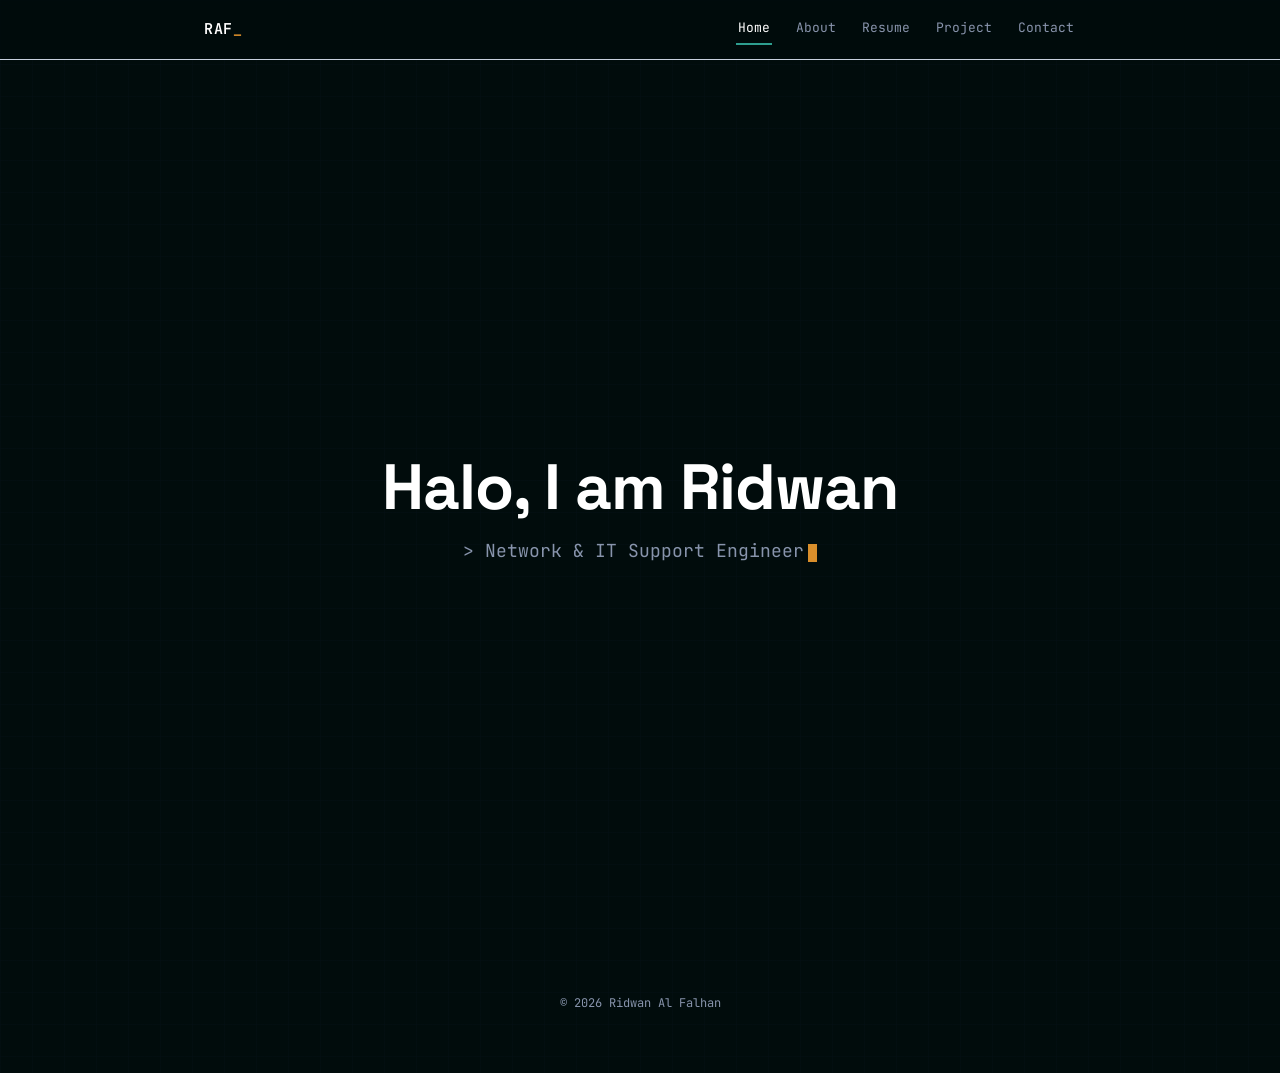
<file: index.html>
<!DOCTYPE html>
<html lang="id">

<head>
  <meta charset="UTF-8">
  <meta name="viewport" content="width=device-width, initial-scale=1.0">
  <title>Ridwan Al Falhan — Network &amp; IT Support Engineer</title>
  <link rel="preconnect" href="https://fonts.googleapis.com">
  <link rel="preconnect" href="https://fonts.gstatic.com" crossorigin>
  <link
    href="https://fonts.googleapis.com/css2?family=Space+Grotesk:wght@400;500;600;700&family=Inter:wght@400;500;600&family=JetBrains+Mono:wght@400;500;600&display=swap"
    rel="stylesheet">
  <link rel="stylesheet" href="style.css">
</head>

<body>

  <header class="nav">
    <div class="nav-inner">
      <div class="logo"><a href="index.html">RAF<span>_</span></a></div>
      <nav class="links">
        <a href="index.html" class="active">Home</a>
        <a href="index-2.html">About</a>
        <a href="index-3.html">Resume</a>
        <a href="index-5.html">Project</a>
        <a href="index-4.html">Contact</a>
      </nav>
    </div>
  </header>



  <main>
    <div class="wrap hero-full">
      <h1>Halo, I am Ridwan</h1>
      <div class="role"> &gt; Network &amp; IT Support Engineer<span class="cursor"></span> </div>
    </div>
    <style>
      .hero-full {
        min-height: 100vh;
        display: flex;
        flex-direction: column;
        justify-content: center;
        align-items: center;
        text-align: center;
      }
    </style>
    <!-- <p class="tagline">Lulusan Informatika ITENAS Bandung, terbiasa menyelesaikan gangguan jaringan dan perangkat dari akar masalah sampai tiket ditutup — dari kabel LAN, access point, sampai eskalasi layanan pelanggan.</p>

  <div class="statusbar">
    <div class="cell"><div class="k">Lokasi</div><div class="v">Bandung, ID</div></div>
    <div class="cell"><div class="k">Pendidikan</div><div class="v">S1 Informatika</div></div>
    <div class="cell"><div class="k">IPK</div><div class="v">3.42 / 4.00</div></div>
    <div class="cell"><div class="k">Ketersediaan</div><div class="v up">Terbuka untuk kerja</div></div>
  </div>

  <div class="endpoints">
    <a class="endpoint" href="index-2.html">
      <div class="addr">/About</div>
      <div class="label">Profil &amp; Pengalaman</div>
      <div class="desc">Riwayat kerja, pendidikan, skills</div>
    </a>
    <a class="endpoint" href="index-5.html">
      <div class="addr">/Project</div>
      <div class="label">Project &amp; Local LAB</div>
      <div class="desc">Eksperimen &amp; praktik jaringan</div>
    </a>
    <a class="endpoint" href="index-4.html">
      <div class="addr">/Contact</div>
      <div class="label">Hubungi Saya</div>
      <div class="desc">Email &amp; telepon</div>
    </a>
  </div> -->
  </main>

  <footer>© 2026 Ridwan Al Falhan</footer>

</body>

</html>
</file>
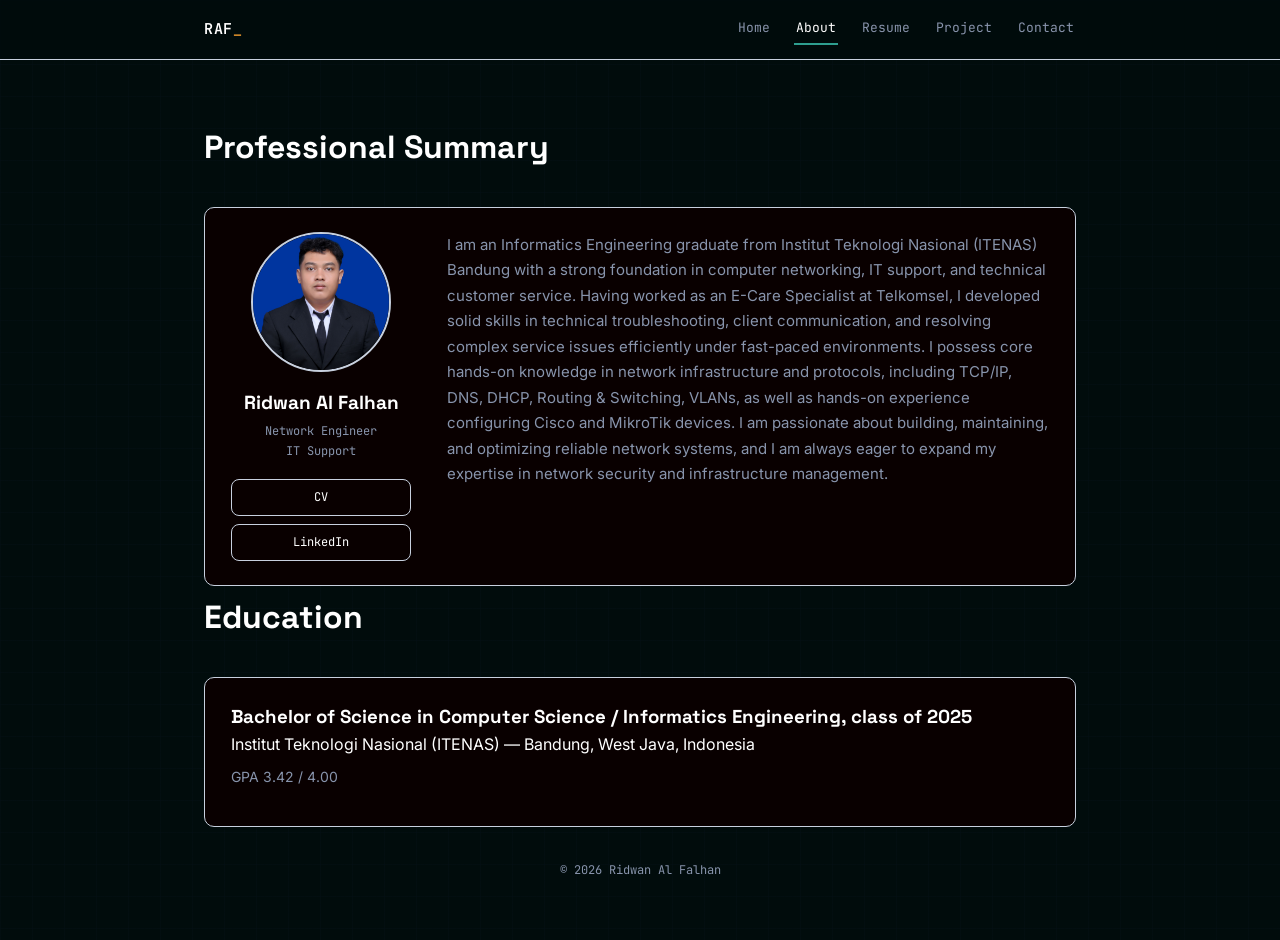
<file: index-2.html>
<!DOCTYPE html>
<html lang="id">
<head>
<meta charset="UTF-8">
<meta name="viewport" content="width=device-width, initial-scale=1.0">
<title>About — Ridwan Al Falhan</title>
<link rel="preconnect" href="https://fonts.googleapis.com">
<link rel="preconnect" href="https://fonts.gstatic.com" crossorigin>
<link href="https://fonts.googleapis.com/css2?family=Space+Grotesk:wght@400;500;600;700&family=Inter:wght@400;500;600&family=JetBrains+Mono:wght@400;500;600&display=swap" rel="stylesheet">
<link rel="stylesheet" href="style.css">
</head>
<body>
 
<header class="nav">
  <div class="nav-inner">
    <div class="logo"><a href="index.html">RAF<span>_</span></a></div>
    <nav class="links">
      <a href="index.html">Home</a>
      <a href="index-2.html" class="active">About</a>
      <a href="index-3.html">Resume</a>
      <a href="index-5.html">Project</a>
      <a href="index-4.html">Contact</a>
    </nav>
  </div>
</header>
 
<main>
 
<section id="profil" class="wrap" style="padding-top:56px;">
  <div class="sec-head">
    <h2>Professional Summary</h2>
  </div>
  <div class="card profile-card">
    <div class="profile-flex">
      <div class="profile-side">
        <img src="Foto-Ridwan.jpg" alt="Foto Ridwan Al Falhan" class="profile-photo">
        <h3 class="profile-name">Ridwan Al Falhan</h3>
        <p class="profile-role">Network Engineer<br>IT Support</p>

        <div class="profile-links">
          <a href="https://drive.google.com/file/d/1ET7ockBI0ld-u4wh49u3IBB1zBMZTF1q/view?usp=sharing" target="_blank" class="profile-btn">CV</a>
          <a href="https://www.linkedin.com/in/ridwan-alfalhan/" target="_blank" class="profile-btn">LinkedIn</a>
          <!-- <a href="https://github.com/username-kamu" target="_blank" class="profile-btn">GitHub</a> -->
        </div>
      </div>

      <p class="profile-bio">I am an Informatics Engineering graduate from Institut Teknologi Nasional (ITENAS) Bandung with a strong foundation in computer networking, IT support, and technical customer service.
Having worked as an E-Care Specialist at Telkomsel, I developed solid skills in technical troubleshooting, client communication, and resolving complex service issues efficiently under fast-paced environments.
I possess core hands-on knowledge in network infrastructure and protocols, including TCP/IP, DNS, DHCP, Routing & Switching, VLANs, as well as hands-on experience configuring Cisco and MikroTik devices. I am passionate about building, maintaining, and optimizing reliable network systems, and I am always eager to expand my expertise in network security and infrastructure management.</p>
    </div>
  </div>
</section>
 
 
 
<section id="pendidikan" class="wrap">
  <div class="sec-head">
    <h2>Education</h2>
  </div>
  <div class="card edu-card">
    <!-- <div class="edu-stamp"><span class="yr">2025</span>lulus</div> -->
    <div>
      <h3>Bachelor of Science in Computer Science / Informatics Engineering, class of 2025</h3>
      <div class="place-date">Institut Teknologi Nasional (ITENAS) — Bandung, West Java, Indonesia </div>
      <p style="color:var(--ink-soft); font-size:14px; margin-top:8px;">GPA 3.42 / 4.00</p>
    </div>
  </div>
</section>
 

 
</main>
 
<footer>© 2026 Ridwan Al Falhan</footer>
 
<script>
  const hops = document.querySelectorAll('.hop');
  const io = new IntersectionObserver((entries)=>{
    entries.forEach(e=>{
      if(e.isIntersecting){ e.target.classList.add('in'); io.unobserve(e.target); }
    });
  }, {threshold:0.2});
  hops.forEach(h=>io.observe(h));
 
  if (window.matchMedia('(prefers-reduced-motion: reduce)').matches) {
    hops.forEach(h=>h.classList.add('in'));
  }
</script>
 
</body>
</html>
</file>
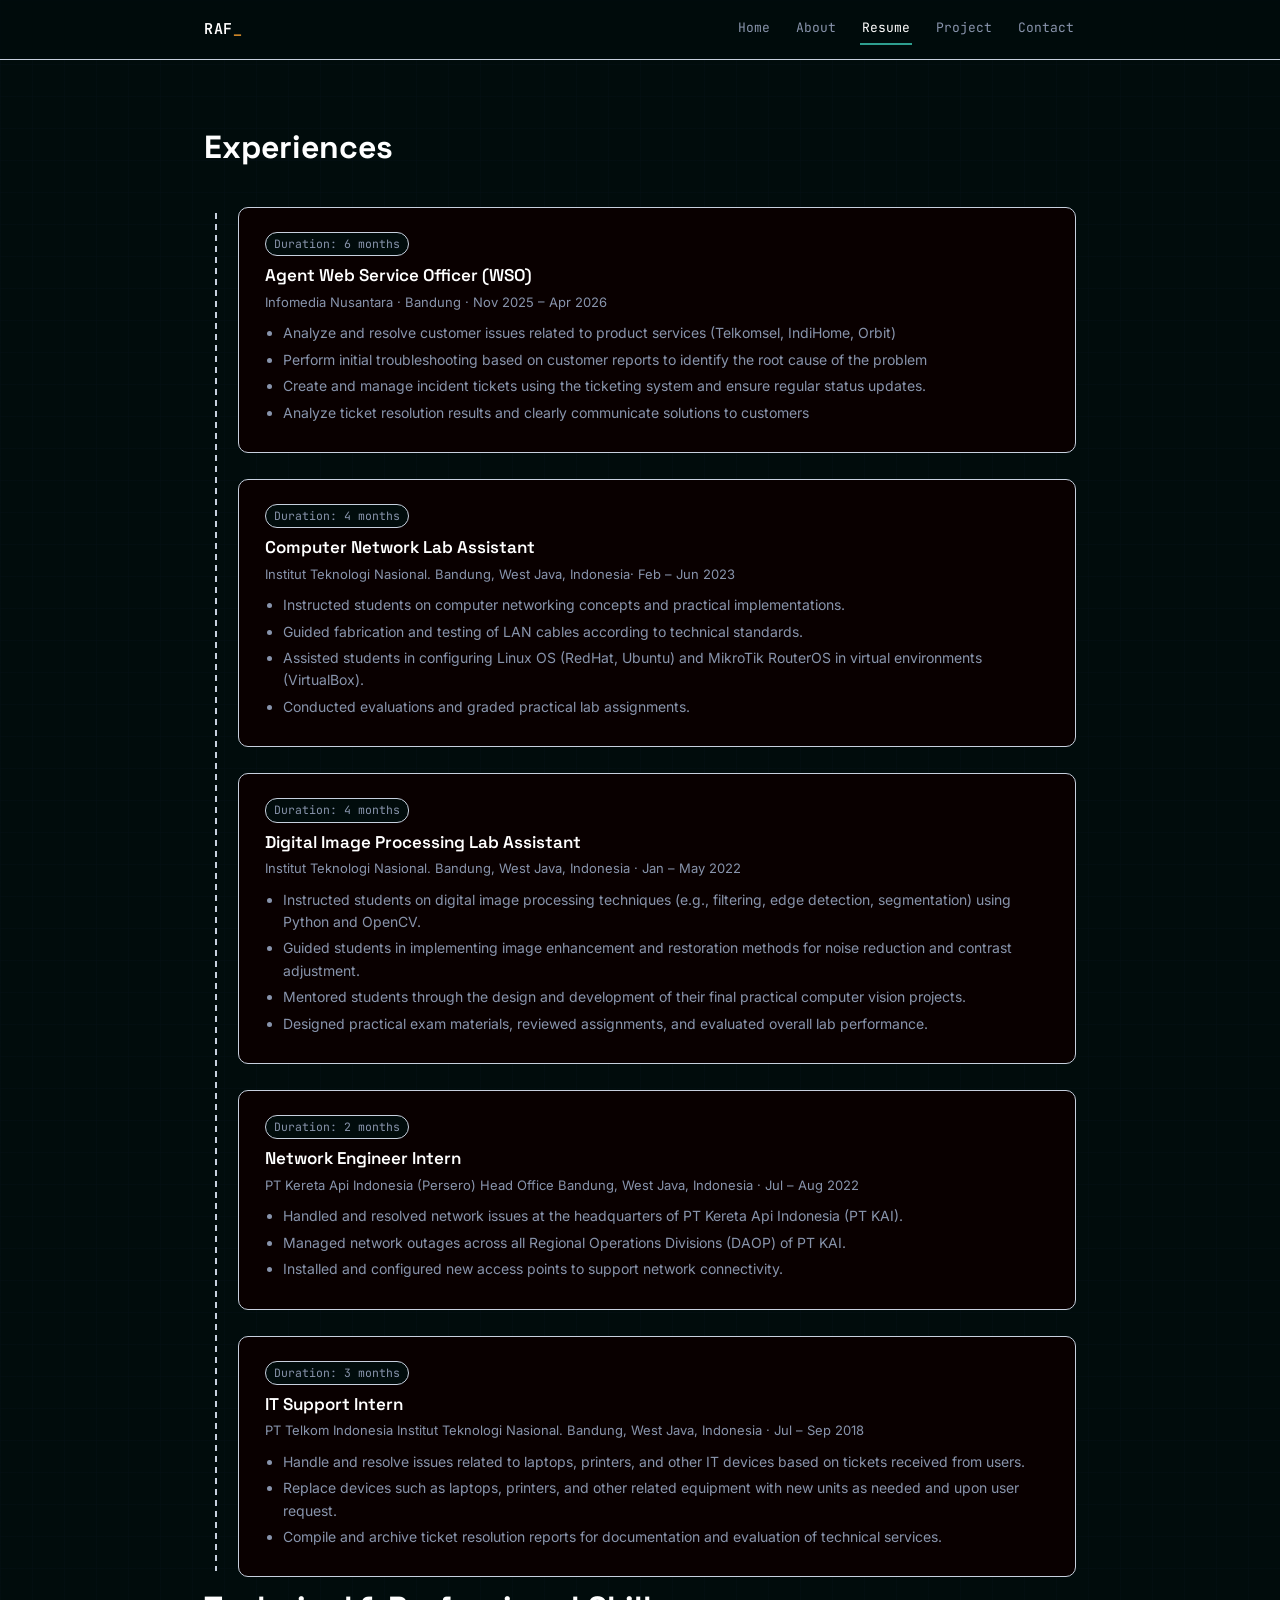
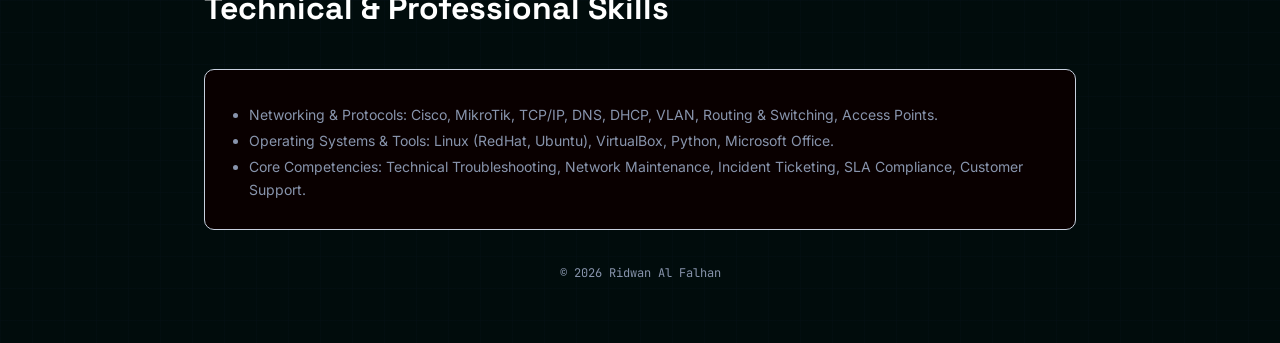
<file: index-3.html>
<!DOCTYPE html>
<html lang="id">
<head>
<meta charset="UTF-8">
<meta name="viewport" content="width=device-width, initial-scale=1.0">
<title>Resume — Ridwan Al Falhan</title>
<link rel="preconnect" href="https://fonts.googleapis.com">
<link rel="preconnect" href="https://fonts.gstatic.com" crossorigin>
<link href="https://fonts.googleapis.com/css2?family=Space+Grotesk:wght@400;500;600;700&family=Inter:wght@400;500;600&family=JetBrains+Mono:wght@400;500;600&display=swap" rel="stylesheet">
<link rel="stylesheet" href="style.css">
</head>
<body>

<header class="nav">
  <div class="nav-inner">
    <div class="logo"><a href="index.html">RAF<span>_</span></a></div>
    <nav class="links">
      <a href="index.html">Home</a>
      <a href="index-2.html">About</a>
      <a href="index-3.html" class="active">Resume</a>
      <a href="index-5.html">Project</a>
      <a href="index-4.html">Contact</a>
    </nav>
  </div>
</header>

<main>

<section id="pengalaman" class="wrap" style="padding-top:56px;">
  <div class="sec-head">
    <!-- <div class="tag">Pengalaman</div> -->
    <h2>Experiences</h2>
  </div>

  <!-- <div class="trace-legend">traceroute pengalaman.kerja &mdash; 4 hops</div> -->

  <div class="hops">

    <div class="hop current">
      <!-- <div class="hop-dot"></div> -->
      <div class="card">
        <div class="hop-head">
          <span class="hop-rtt">Duration: 6 months </span>
        </div>
        <h3>Agent Web Service Officer (WSO)</h3>
        <div class="place-date">Infomedia Nusantara · Bandung · Nov 2025 – Apr 2026</div>
        <ul>
          <li>Analyze and resolve customer issues related to product services (Telkomsel, IndiHome, Orbit)</li>
          <li>Perform initial troubleshooting based on customer reports to identify the root cause of the problem</li>
          <li>Create and manage incident tickets using the ticketing system and ensure regular status updates.</li>
          <li>Analyze ticket resolution results and clearly communicate solutions to customers</li>
        </ul>
      </div>
    </div>

    <div class="hop">
      <!-- <div class="hop-dot"></div> -->
      <div class="card">
        <div class="hop-head">
          <span class="hop-rtt">Duration: 4 months</span>
        </div>
        <h3>Computer Network Lab Assistant</h3>
        <div class="place-date"> Institut Teknologi Nasional. Bandung, West Java, Indonesia· Feb – Jun 2023</div>
        <ul>
          <li>Instructed students on computer networking concepts and practical implementations.</li>
          <li>Guided fabrication and testing of LAN cables according to technical standards.</li>
          <li>Assisted students in configuring Linux OS (RedHat, Ubuntu) and MikroTik RouterOS in virtual environments (VirtualBox).</li>
          <li>Conducted evaluations and graded practical lab assignments.</li>
        </ul>
      </div>
    </div>

    <div class="hop">
      <!-- <div class="hop-dot"></div> -->
      <div class="card">
        <div class="hop-head">
          <span class="hop-rtt">Duration: 4 months</span>
        </div>
        <h3>Digital Image Processing Lab Assistant</h3>
        <div class="place-date"> Institut Teknologi Nasional. Bandung, West Java, Indonesia · Jan – May 2022</div>
        <ul>
          <li>Instructed students on digital image processing techniques (e.g., filtering, edge detection, segmentation) using Python and OpenCV.</li>
          <li>Guided students in implementing image enhancement and restoration methods for noise reduction and contrast adjustment. </li>
          <li>Mentored students through the design and development of their final practical computer vision projects.</li>
          <li>Designed practical exam materials, reviewed assignments, and evaluated overall lab performance.</li>
        </ul>
      </div>
    </div>

     <div class="hop">
      <!-- <div class="hop-dot"></div> -->
      <div class="card">
        <div class="hop-head">
          <span class="hop-rtt">Duration: 2 months</span>
        </div>
        <h3>Network Engineer Intern</h3>
        <div class="place-date">PT Kereta Api Indonesia (Persero) Head Office Bandung, West Java, Indonesia  · Jul – Aug 2022</div>
        <ul>
          <li>Handled and resolved network issues at the headquarters of PT Kereta Api Indonesia (PT KAI).</li>
          <li>Managed network outages across all Regional Operations Divisions (DAOP) of PT KAI.</li>
          <li>Installed and configured new access points to support network connectivity.</li>
        </ul>
      </div>
    </div>

    <div class="hop">
      <!-- <div class="hop-dot"></div> -->
      <div class="card">
        <div class="hop-head">
          <span class="hop-rtt">Duration: 3 months</span>
        </div>
        <h3>IT Support Intern</h3>
        <div class="place-date">PT Telkom Indonesia  Institut Teknologi Nasional. Bandung, West Java, Indonesia · Jul – Sep 2018</div>
        <ul>
          <li>Handle and resolve issues related to laptops, printers, and other IT devices based on tickets received from users.</li>
          <li>Replace devices such as laptops, printers, and other related equipment with new units as needed and upon user request.</li>
          <li>Compile and archive ticket resolution reports for documentation and evaluation of technical services.</li>
        </ul>
      </div>
    </div>
  </div>
</section>


<section id="skills" class="wrap">
  <div class="sec-head">
    <!-- <div class="tag">Skills</div> -->
    <h2>Technical & Professional Skills </h2>
  </div>
  <div class="hop">
      <!-- <div class="hop-dot"></div> -->
      <div class="card">
        <!-- <h3>Computer Network Lab Assistant</h3>
        <div class="place-date">Institut Teknologi Nasional · Bandung · Feb – Jun 2023</div> -->
        <ul>
          <li>Networking & Protocols: Cisco, MikroTik, TCP/IP, DNS, DHCP, VLAN, Routing & Switching, Access Points.</li>
          <li>Operating Systems & Tools: Linux (RedHat, Ubuntu), VirtualBox, Python, Microsoft Office.</li>
          <li>Core Competencies: Technical Troubleshooting, Network Maintenance, Incident Ticketing, SLA Compliance, Customer Support.</li>
        </ul>
      </div>
    </div>
</section>

</main>

<footer>© 2026 Ridwan Al Falhan</footer>

<script>
  const hops = document.querySelectorAll('.hop');
  const io = new IntersectionObserver((entries)=>{
    entries.forEach(e=>{
      if(e.isIntersecting){ e.target.classList.add('in'); io.unobserve(e.target); }
    });
  }, {threshold:0.2});
  hops.forEach(h=>io.observe(h));

  if (window.matchMedia('(prefers-reduced-motion: reduce)').matches) {
    hops.forEach(h=>h.classList.add('in'));
  }
</script>

</body>
</html>
</file>
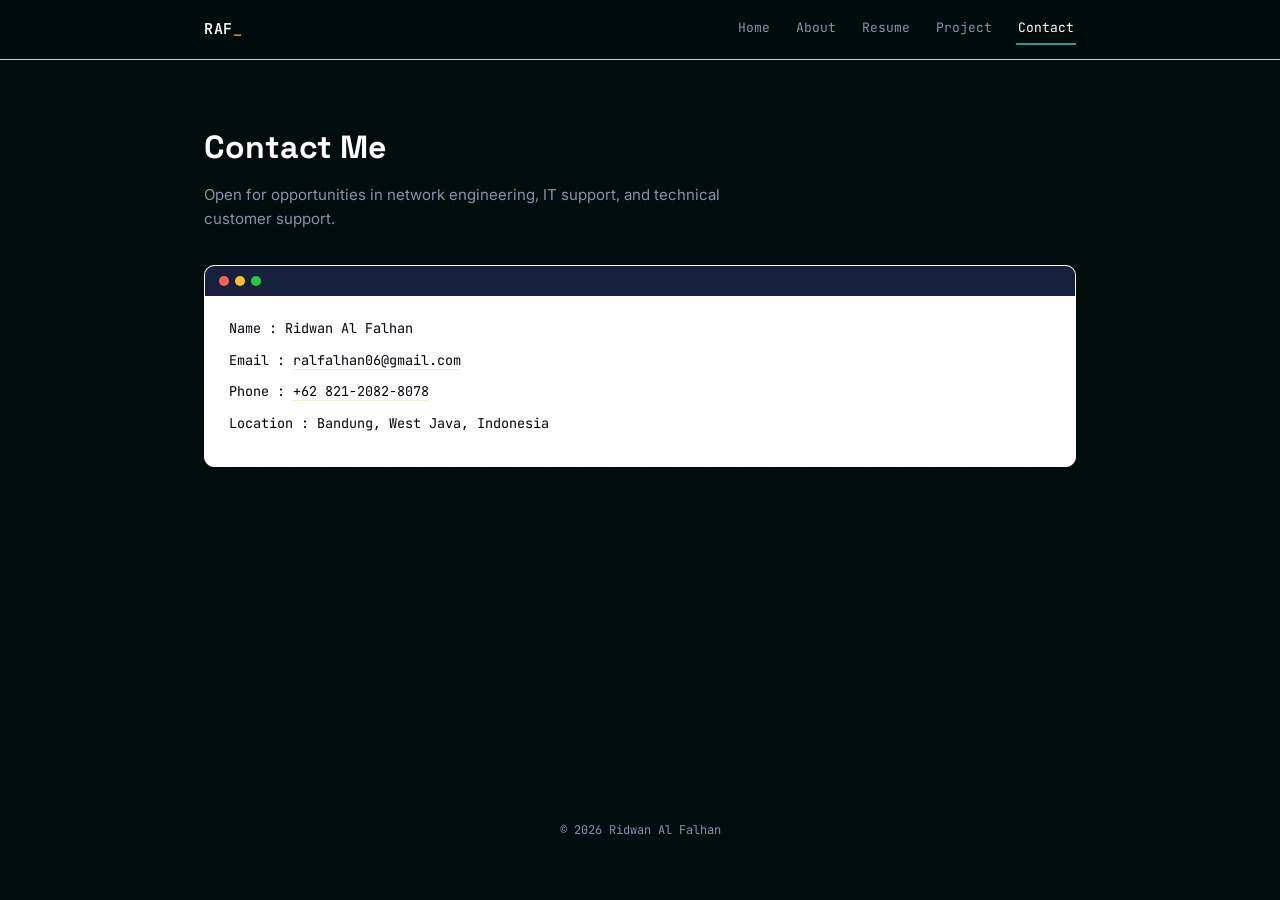
<file: index-4.html>
<!DOCTYPE html>
<html lang="id">
<head>
<meta charset="UTF-8">
<meta name="viewport" content="width=device-width, initial-scale=1.0">
<title>Contact — Ridwan Al Falhan</title>
<link rel="preconnect" href="https://fonts.googleapis.com">
<link rel="preconnect" href="https://fonts.gstatic.com" crossorigin>
<link href="https://fonts.googleapis.com/css2?family=Space+Grotesk:wght@400;500;600;700&family=Inter:wght@400;500;600&family=JetBrains+Mono:wght@400;500;600&display=swap" rel="stylesheet">
<link rel="stylesheet" href="style.css">
</head>
<body>

<header class="nav">
  <div class="nav-inner">
    <div class="logo"><a href="index.html">RAF<span>_</span></a></div>
    <nav class="links">
      <a href="index.html">Home</a>
      <a href="index-2.html">About</a>
      <a href="index-3.html">Resume</a>
      <a href="index-5.html">Project</a>
      <a href="index-4.html" class="active">Contact</a>
    </nav>
  </div>
</header>

<main>
<section class="wrap" style="padding-top:56px;">
  <div class="sec-head">
    <!-- <div class="tag">contact</div> -->
    <h2>Contact Me</h2>
    <p class="lede">Open for opportunities in network engineering, IT support, and technical customer support.</p>
  </div>
  <div class="terminal">
    <div class="bar">
      <div class="dot" style="background:#ff5f57;"></div>
      <div class="dot" style="background:#febc2e;"></div>
      <div class="dot" style="background:#28c840;"></div>
    </div>
    <div class="body">
      <!-- <div class="line"><span class="prompt">$</span> cat contact.txt</div> -->
      <div class="line">Name     : Ridwan Al Falhan</div>
      <div class="line">Email    : <a href="mailto:ralfalhan06@gmail.com">ralfalhan06@gmail.com</a></div>
      <div class="line">Phone    : <a href="tel:+6282120828078">+62 821-2082-8078</a></div>
      <div class="line">Location : Bandung, West Java, Indonesia</div>
      <!-- <div class="line"><span class="prompt">$</span> _</div> -->
    </div>
  </div>
</section>
</main>

<footer>© 2026 Ridwan Al Falhan</footer>

</body>
</html>
</file>
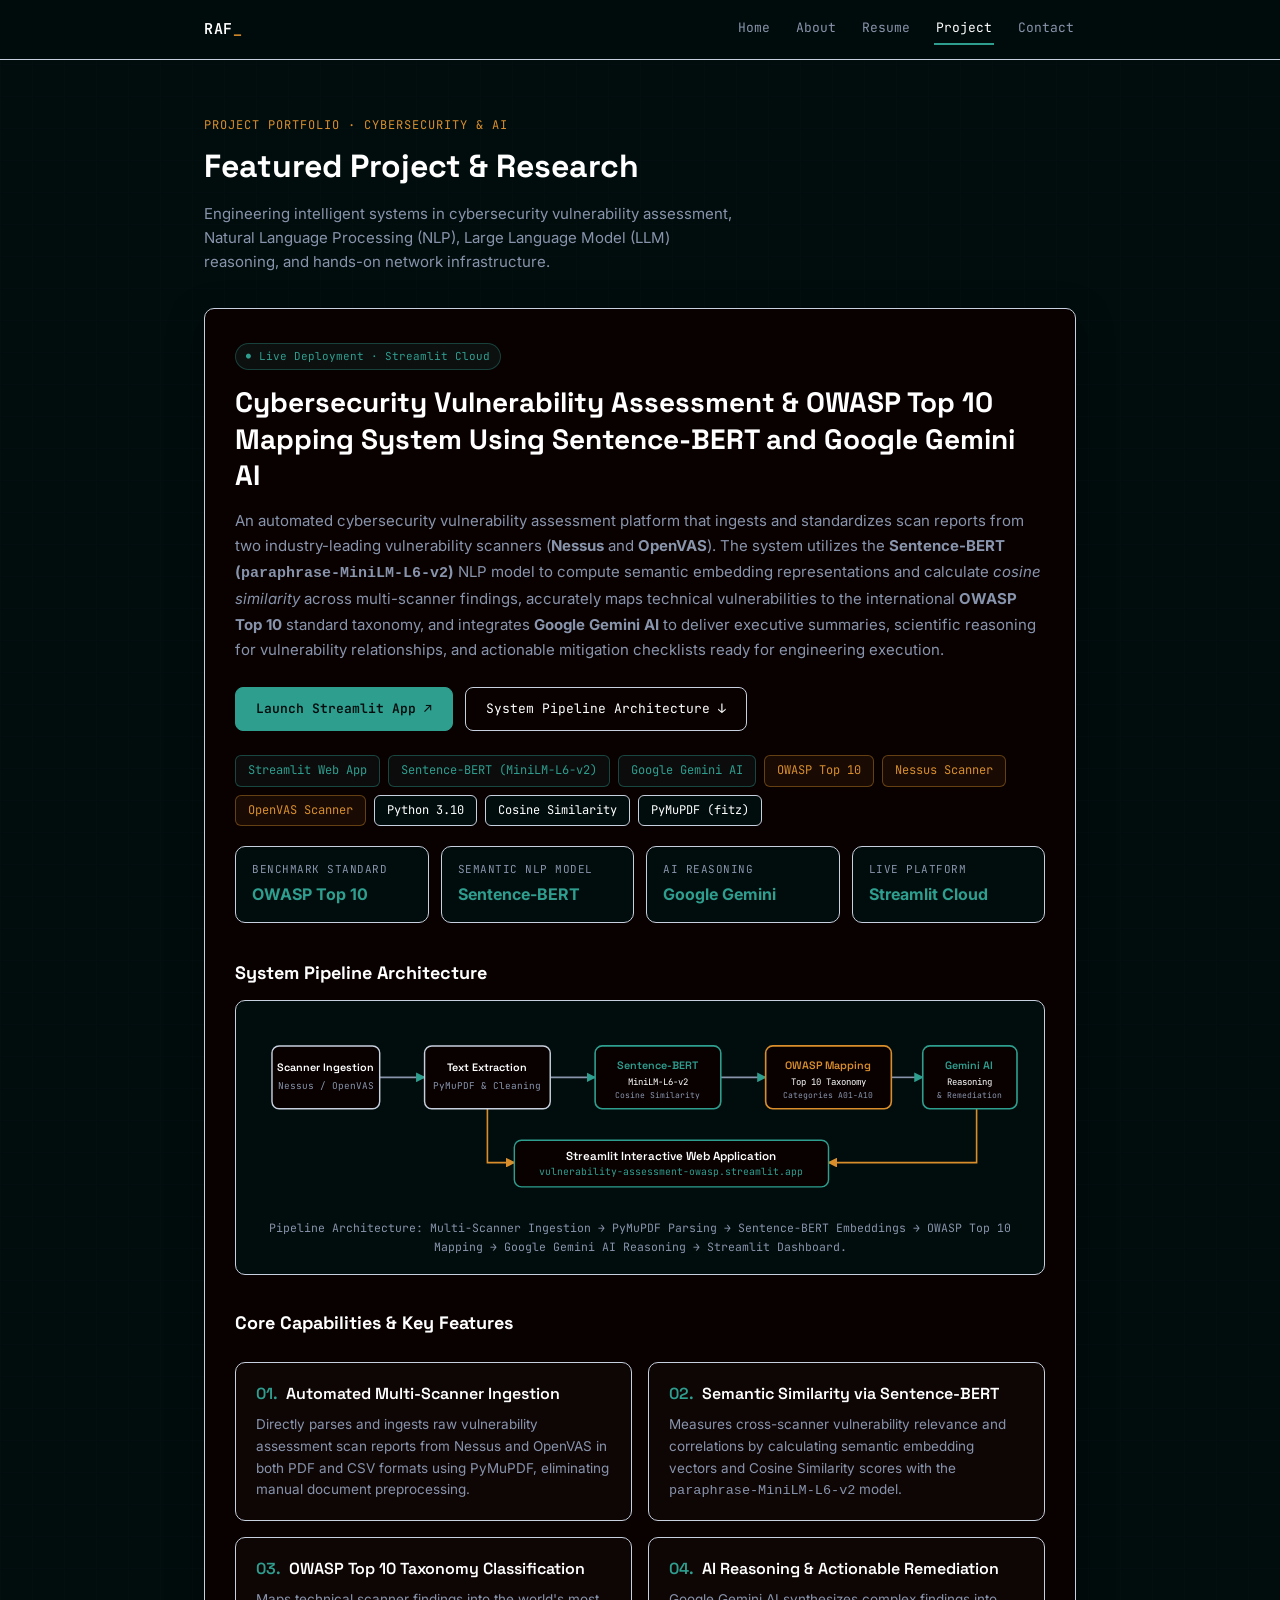
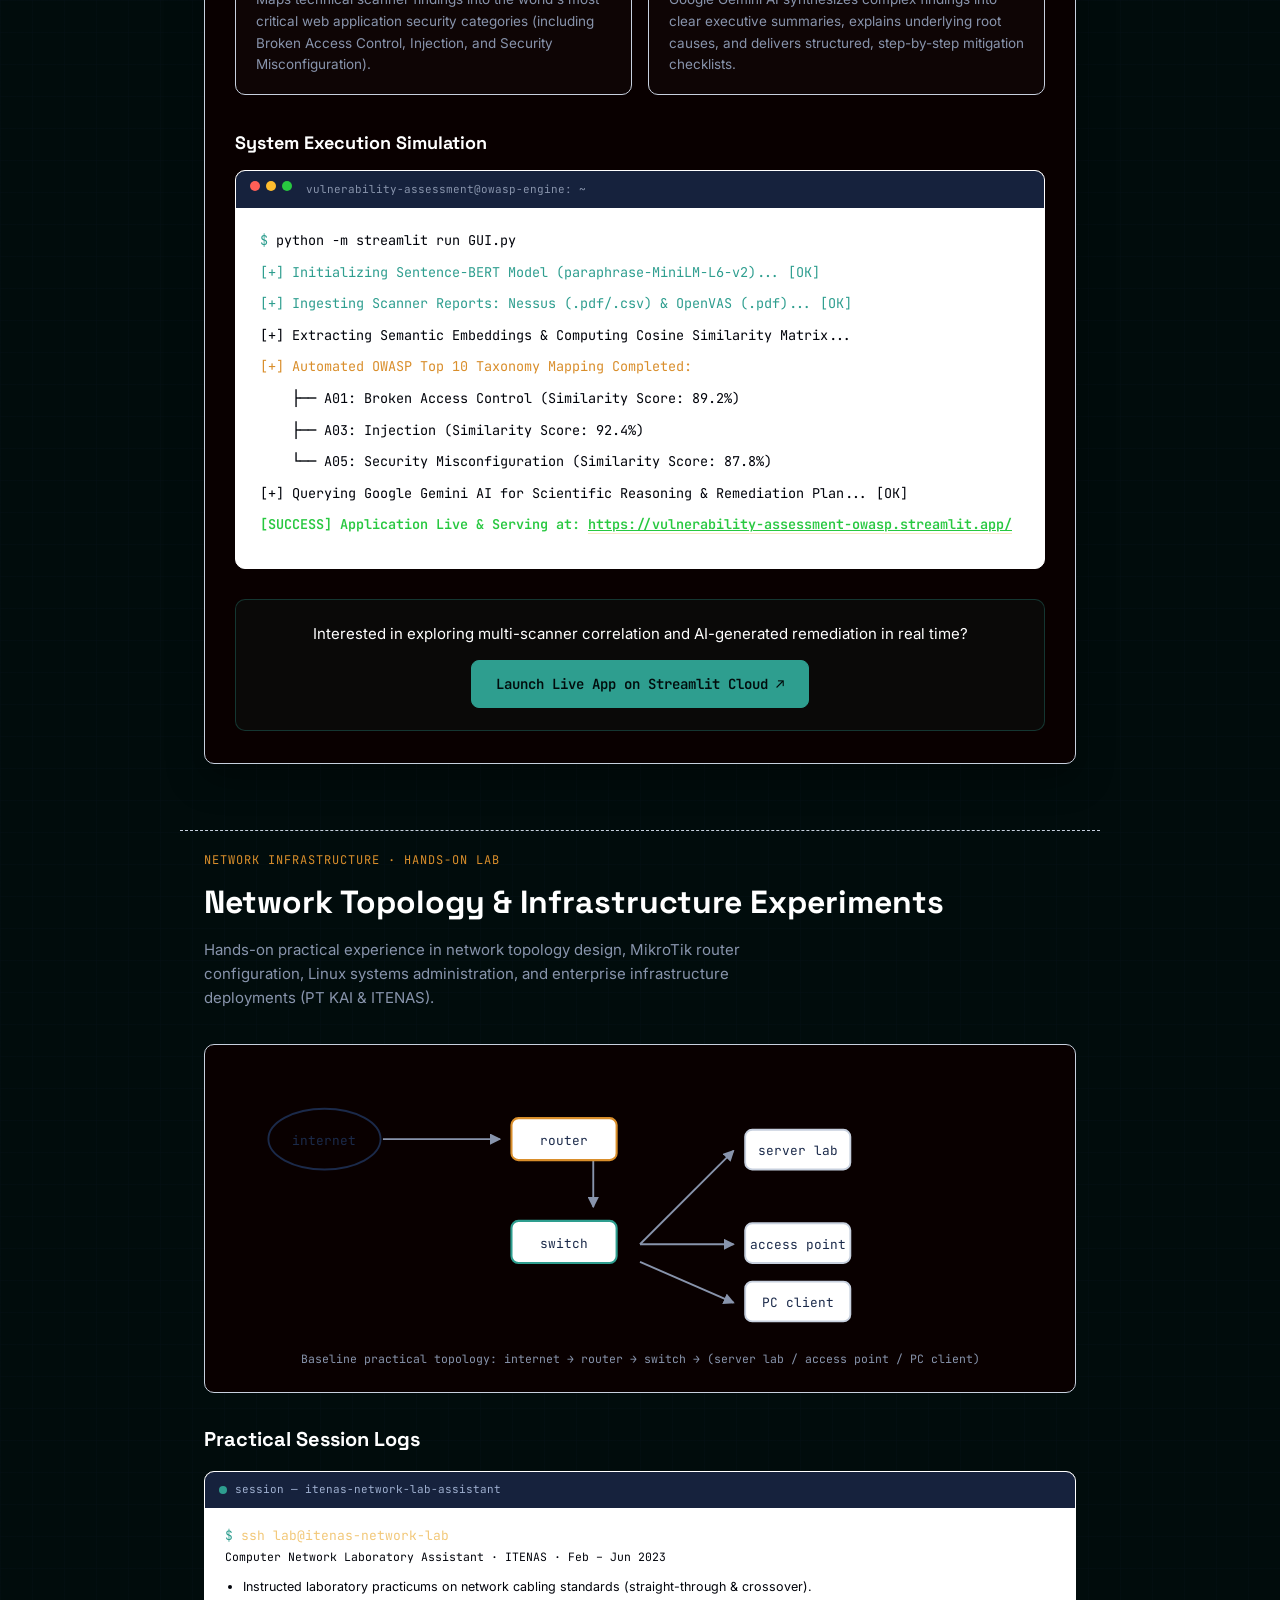
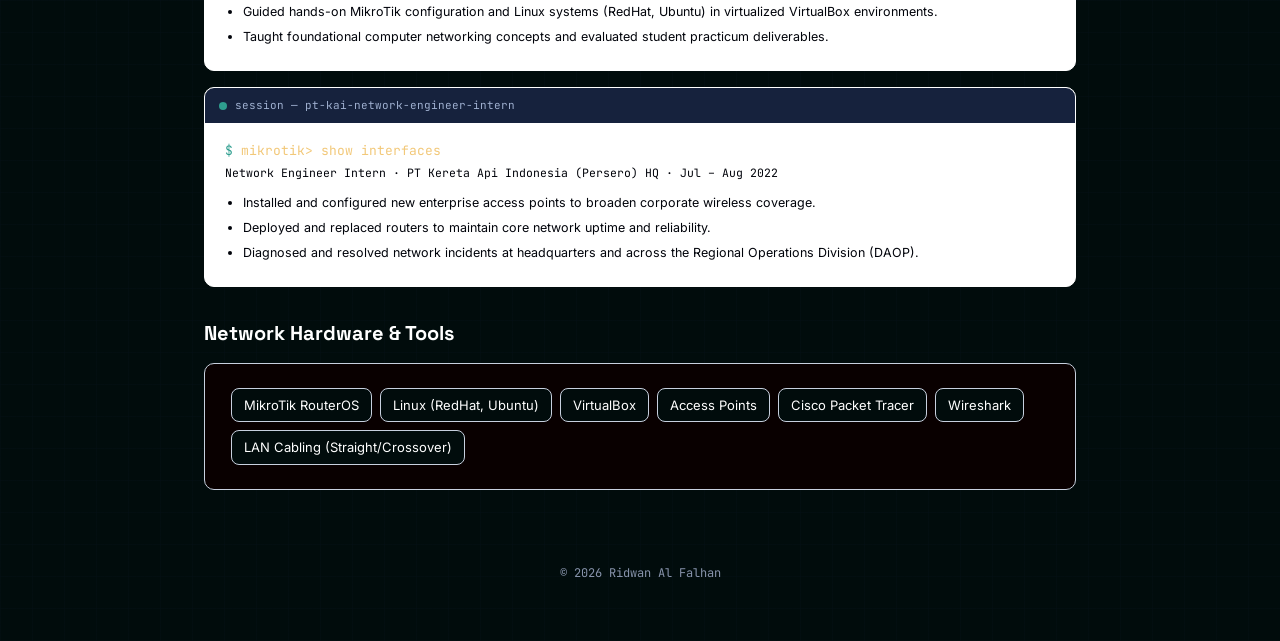
<file: index-5.html>
<!DOCTYPE html>
<html lang="en">

<head>
  <meta charset="UTF-8">
  <meta name="viewport" content="width=device-width, initial-scale=1.0">
  <title>Project — Ridwan Al Falhan</title>
  <link rel="preconnect" href="https://fonts.googleapis.com">
  <link rel="preconnect" href="https://fonts.gstatic.com" crossorigin>
  <link
    href="https://fonts.googleapis.com/css2?family=Space+Grotesk:wght@400;500;600;700&family=Inter:wght@400;500;600&family=JetBrains+Mono:wght@400;500;600&display=swap"
    rel="stylesheet">
  <link rel="stylesheet" href="style.css">
</head>

<body>

  <header class="nav">
    <div class="nav-inner">
      <div class="logo"><a href="index.html">RAF<span>_</span></a></div>
      <nav class="links">
        <a href="index.html">Home</a>
        <a href="index-2.html">About</a>
        <a href="index-3.html">Resume</a>
        <a href="index-5.html" class="active">Project</a>
        <a href="index-4.html">Contact</a>
      </nav>
    </div>
  </header>

  <main>

    <!-- SECTION 1: FEATURED PROJECT (OWASP + S-BERT + GEMINI AI) -->
    <section class="wrap" style="padding-top:56px; padding-bottom:30px;">
      <div class="sec-head">
        <div class="tag">project portfolio · cybersecurity &amp; ai</div>
        <h2>Featured Project &amp; Research</h2>
        <p class="lede">Engineering intelligent systems in cybersecurity vulnerability assessment, Natural Language Processing (NLP), Large Language Model (LLM) reasoning, and hands-on network infrastructure.</p>
      </div>

      <!-- MAIN PROJECT CARD -->
      <div class="project-featured">
        <div class="project-header">
          <div class="project-badge-top">Live Deployment · Streamlit Cloud</div>
          <h3 class="project-title">
            Cybersecurity Vulnerability Assessment &amp; OWASP Top 10 Mapping System Using Sentence-BERT and Google Gemini AI
          </h3>
          <p class="project-desc">
            An automated cybersecurity vulnerability assessment platform that ingests and standardizes scan reports from two industry-leading vulnerability scanners (<strong>Nessus</strong> and <strong>OpenVAS</strong>). The system utilizes the <strong>Sentence-BERT (<code>paraphrase-MiniLM-L6-v2</code>)</strong> NLP model to compute semantic embedding representations and calculate <em>cosine similarity</em> across multi-scanner findings, accurately maps technical vulnerabilities to the international <strong>OWASP Top 10</strong> standard taxonomy, and integrates <strong>Google Gemini AI</strong> to deliver executive summaries, scientific reasoning for vulnerability relationships, and actionable mitigation checklists ready for engineering execution.
          </p>

          <div class="project-actions">
            <a href="https://vulnerability-assessment-owasp.streamlit.app/" target="_blank" rel="noopener noreferrer" class="btn-cta">
              Launch Streamlit App ↗
            </a>
            <a href="#architecture" class="btn-outline">
              System Pipeline Architecture ↓
            </a>
          </div>

          <div class="tech-badges">
            <span class="tech-badge teal">Streamlit Web App</span>
            <span class="tech-badge teal">Sentence-BERT (MiniLM-L6-v2)</span>
            <span class="tech-badge teal">Google Gemini AI</span>
            <span class="tech-badge amber">OWASP Top 10</span>
            <span class="tech-badge amber">Nessus Scanner</span>
            <span class="tech-badge amber">OpenVAS Scanner</span>
            <span class="tech-badge">Python 3.10</span>
            <span class="tech-badge">Cosine Similarity</span>
            <span class="tech-badge">PyMuPDF (fitz)</span>
          </div>
        </div>

        <!-- KEY METRICS ROW -->
        <div class="metric-row">
          <div class="metric-box">
            <div class="mk">Benchmark Standard</div>
            <div class="mv">OWASP Top 10</div>
          </div>
          <div class="metric-box">
            <div class="mk">Semantic NLP Model</div>
            <div class="mv">Sentence-BERT</div>
          </div>
          <div class="metric-box">
            <div class="mk">AI Reasoning</div>
            <div class="mv">Google Gemini</div>
          </div>
          <div class="metric-box">
            <div class="mk">Live Platform</div>
            <div class="mv">Streamlit Cloud</div>
          </div>
        </div>

        <!-- PIPELINE DIAGRAM -->
        <div id="architecture" style="margin-top:36px;">
          <h4 style="font-family:'Space Grotesk', sans-serif; font-size:18px; margin-bottom:12px; color:var(--ink);">
            System Pipeline Architecture
          </h4>
          <div class="card topo-card" style="padding:18px; background:var(--bg);">
            <svg viewBox="0 0 860 210" xmlns="http://www.w3.org/2000/svg" role="img"
              aria-label="System architecture pipeline diagram: Nessus and OpenVAS scan reports are extracted via PyMuPDF, processed by Sentence-BERT for Cosine Similarity, mapped to OWASP Top 10, analyzed by Google Gemini AI, and presented on the Streamlit dashboard">
              <defs>
                <marker id="arrow-teal" viewBox="0 0 8 8" refX="7" refY="4" markerWidth="6" markerHeight="6"
                  orient="auto-start-reverse">
                  <path d="M0,0 L8,4 L0,8 z" fill="#2e9e8f" />
                </marker>
                <marker id="arrow-amber" viewBox="0 0 8 8" refX="7" refY="4" markerWidth="6" markerHeight="6"
                  orient="auto-start-reverse">
                  <path d="M0,0 L8,4 L0,8 z" fill="#d98e2b" />
                </marker>
              </defs>

              <!-- Connection Lines -->
              <g stroke="#8894ac" stroke-width="1.8" marker-end="url(#arrow-teal)">
                <line x1="140" y1="65" x2="190" y2="65" />
                <line x1="330" y1="65" x2="380" y2="65" />
                <line x1="520" y1="65" x2="570" y2="65" />
                <line x1="710" y1="65" x2="745" y2="65" />
              </g>

              <!-- Downward feedback to Streamlit dashboard -->
              <g stroke="#d98e2b" stroke-width="1.8" marker-end="url(#arrow-amber)">
                <path d="M 805,100 L 805,160 L 640,160" fill="none" />
                <path d="M 260,100 L 260,160 L 290,160" fill="none" />
              </g>

              <!-- Node 1: Scanner Input -->
              <g>
                <rect x="20" y="30" width="120" height="70" rx="8" fill="#090000" stroke="#c7d0de" stroke-width="1.6" />
                <text x="80" y="58" text-anchor="middle" font-family="Space Grotesk, sans-serif" font-weight="600" font-size="12" fill="#ffffff">Scanner Ingestion</text>
                <text x="80" y="78" text-anchor="middle" font-family="JetBrains Mono, monospace" font-size="10.5" fill="#8894ac">Nessus / OpenVAS</text>
              </g>

              <!-- Node 2: PyMuPDF & Preprocess -->
              <g>
                <rect x="190" y="30" width="140" height="70" rx="8" fill="#090000" stroke="#c7d0de" stroke-width="1.6" />
                <text x="260" y="58" text-anchor="middle" font-family="Space Grotesk, sans-serif" font-weight="600" font-size="12" fill="#ffffff">Text Extraction</text>
                <text x="260" y="78" text-anchor="middle" font-family="JetBrains Mono, monospace" font-size="10.5" fill="#8894ac">PyMuPDF &amp; Cleaning</text>
              </g>

              <!-- Node 3: Sentence-BERT -->
              <g>
                <rect x="380" y="30" width="140" height="70" rx="8" fill="#090000" stroke="#2e9e8f" stroke-width="1.8" />
                <text x="450" y="56" text-anchor="middle" font-family="Space Grotesk, sans-serif" font-weight="600" font-size="12" fill="#2e9e8f">Sentence-BERT</text>
                <text x="450" y="74" text-anchor="middle" font-family="JetBrains Mono, monospace" font-size="10" fill="#ffffff">MiniLM-L6-v2</text>
                <text x="450" y="88" text-anchor="middle" font-family="JetBrains Mono, monospace" font-size="9" fill="#8894ac">Cosine Similarity</text>
              </g>

              <!-- Node 4: OWASP Mapping -->
              <g>
                <rect x="570" y="30" width="140" height="70" rx="8" fill="#090000" stroke="#d98e2b" stroke-width="1.8" />
                <text x="640" y="56" text-anchor="middle" font-family="Space Grotesk, sans-serif" font-weight="600" font-size="12" fill="#d98e2b">OWASP Mapping</text>
                <text x="640" y="74" text-anchor="middle" font-family="JetBrains Mono, monospace" font-size="10" fill="#ffffff">Top 10 Taxonomy</text>
                <text x="640" y="88" text-anchor="middle" font-family="JetBrains Mono, monospace" font-size="9" fill="#8894ac">Categories A01-A10</text>
              </g>

              <!-- Node 5: Google Gemini AI -->
              <g>
                <rect x="745" y="30" width="105" height="70" rx="8" fill="#090000" stroke="#2e9e8f" stroke-width="1.8" />
                <text x="797" y="56" text-anchor="middle" font-family="Space Grotesk, sans-serif" font-weight="600" font-size="12" fill="#2e9e8f">Gemini AI</text>
                <text x="797" y="74" text-anchor="middle" font-family="JetBrains Mono, monospace" font-size="10" fill="#ffffff">Reasoning</text>
                <text x="797" y="88" text-anchor="middle" font-family="JetBrains Mono, monospace" font-size="9" fill="#8894ac">&amp; Remediation</text>
              </g>

              <!-- Node 6: Streamlit UI Dashboard -->
              <g>
                <rect x="290" y="135" width="350" height="52" rx="8" fill="#090000" stroke="#2e9e8f" stroke-width="1.6" />
                <text x="465" y="157" text-anchor="middle" font-family="Space Grotesk, sans-serif" font-weight="600" font-size="13" fill="#ffffff">
                  Streamlit Interactive Web Application
                </text>
                <text x="465" y="174" text-anchor="middle" font-family="JetBrains Mono, monospace" font-size="11" fill="#2e9e8f">
                  vulnerability-assessment-owasp.streamlit.app
                </text>
              </g>
            </svg>
            <div class="topo-caption mono">
              Pipeline Architecture: Multi-Scanner Ingestion &rarr; PyMuPDF Parsing &rarr; Sentence-BERT Embeddings &rarr; OWASP Top 10 Mapping &rarr; Google Gemini AI Reasoning &rarr; Streamlit Dashboard.
            </div>
          </div>
        </div>

        <!-- KEY FEATURES GRID -->
        <div style="margin-top:34px;">
          <h4 style="font-family:'Space Grotesk', sans-serif; font-size:18px; margin-bottom:12px; color:var(--ink);">
            Core Capabilities &amp; Key Features
          </h4>
          <div class="feature-grid">
            <div class="feature-card">
              <h4><span>01.</span> Automated Multi-Scanner Ingestion</h4>
              <p>Directly parses and ingests raw vulnerability assessment scan reports from Nessus and OpenVAS in both PDF and CSV formats using PyMuPDF, eliminating manual document preprocessing.</p>
            </div>
            <div class="feature-card">
              <h4><span>02.</span> Semantic Similarity via Sentence-BERT</h4>
              <p>Measures cross-scanner vulnerability relevance and correlations by calculating semantic embedding vectors and Cosine Similarity scores with the <code>paraphrase-MiniLM-L6-v2</code> model.</p>
            </div>
            <div class="feature-card">
              <h4><span>03.</span> OWASP Top 10 Taxonomy Classification</h4>
              <p>Maps technical scanner findings into the world's most critical web application security categories (including Broken Access Control, Injection, and Security Misconfiguration).</p>
            </div>
            <div class="feature-card">
              <h4><span>04.</span> AI Reasoning &amp; Actionable Remediation</h4>
              <p>Google Gemini AI synthesizes complex findings into clear executive summaries, explains underlying root causes, and delivers structured, step-by-step mitigation checklists.</p>
            </div>
          </div>
        </div>

        <!-- LIVE TERMINAL RUN SIMULATION -->
        <div style="margin-top:34px;">
          <h4 style="font-family:'Space Grotesk', sans-serif; font-size:18px; margin-bottom:12px; color:var(--ink);">
            System Execution Simulation
          </h4>
          <div class="terminal">
            <div class="bar">
              <div class="dot" style="background:#ff5f57;"></div>
              <div class="dot" style="background:#febc2e;"></div>
              <div class="dot" style="background:#28c840;"></div>
              <span style="font-family:'JetBrains Mono', monospace; font-size:11px; color:#8894ac; margin-left:8px;">vulnerability-assessment@owasp-engine: ~</span>
            </div>
            <div class="body">
              <div class="line"><span class="prompt">$</span> python -m streamlit run GUI.py</div>
              <div class="line" style="color:#2e9e8f;">[+] Initializing Sentence-BERT Model (paraphrase-MiniLM-L6-v2)... [OK]</div>
              <div class="line" style="color:#2e9e8f;">[+] Ingesting Scanner Reports: Nessus (.pdf/.csv) &amp; OpenVAS (.pdf)... [OK]</div>
              <div class="line">[+] Extracting Semantic Embeddings &amp; Computing Cosine Similarity Matrix...</div>
              <div class="line" style="color:#d98e2b;">[+] Automated OWASP Top 10 Taxonomy Mapping Completed:</div>
              <div class="line">&nbsp;&nbsp;&nbsp;&nbsp;├── A01: Broken Access Control (Similarity Score: 89.2%)</div>
              <div class="line">&nbsp;&nbsp;&nbsp;&nbsp;├── A03: Injection (Similarity Score: 92.4%)</div>
              <div class="line">&nbsp;&nbsp;&nbsp;&nbsp;└── A05: Security Misconfiguration (Similarity Score: 87.8%)</div>
              <div class="line">[+] Querying Google Gemini AI for Scientific Reasoning &amp; Remediation Plan... [OK]</div>
              <div class="line" style="color:#28c840; font-weight:600; margin-top:6px;">
                [SUCCESS] Application Live &amp; Serving at: 
                <a href="https://vulnerability-assessment-owasp.streamlit.app/" target="_blank" rel="noopener noreferrer" style="color:#28c840; text-decoration:underline;">https://vulnerability-assessment-owasp.streamlit.app/</a>
              </div>
            </div>
          </div>
        </div>

        <!-- CALL TO ACTION BANNER -->
        <div style="margin-top:30px; text-align:center; padding:22px; background:rgba(46,158,143,0.06); border:1px solid rgba(46,158,143,0.3); border-radius:var(--radius);">
          <p style="margin:0 0 14px; font-size:15px; color:var(--ink);">
            Interested in exploring multi-scanner correlation and AI-generated remediation in real time?
          </p>
          <a href="https://vulnerability-assessment-owasp.streamlit.app/" target="_blank" rel="noopener noreferrer" class="btn-cta" style="font-size:14px; padding:12px 24px;">
            Launch Live App on Streamlit Cloud ↗
          </a>
        </div>
      </div>
    </section>

    <!-- SECTION 2: NETWORK LAB & INFRASTRUCTURE EXPERIMENTS -->
    <section class="wrap" style="padding-top:20px; padding-bottom:40px; border-top:1px dashed var(--line);">
      <div class="sec-head">
        <div class="tag">network infrastructure · hands-on lab</div>
        <h2>Network Topology &amp; Infrastructure Experiments</h2>
        <p class="lede">Hands-on practical experience in network topology design, MikroTik router configuration, Linux systems administration, and enterprise infrastructure deployments (PT KAI &amp; ITENAS).</p>
      </div>

      <div class="card topo-card">
        <svg viewBox="0 0 700 230" xmlns="http://www.w3.org/2000/svg" role="img"
          aria-label="Network topology diagram: internet connects to router, then to switch, branching out to access point, server, and PC clients">
          <defs>
            <marker id="arrow" viewBox="0 0 8 8" refX="7" refY="4" markerWidth="6" markerHeight="6"
              orient="auto-start-reverse">
              <path d="M0,0 L8,4 L0,8 z" fill="#8894ac" />
            </marker>
          </defs>

          <!-- links -->
          <g stroke="#8894ac" stroke-width="1.6" marker-end="url(#arrow)">
            <line x1="130" y1="60" x2="230" y2="60" />
            <line x1="310" y1="72" x2="310" y2="118" />
            <line x1="350" y1="150" x2="430" y2="70" />
            <line x1="350" y1="150" x2="430" y2="150" />
            <line x1="350" y1="165" x2="430" y2="200" />
          </g>

          <!-- internet -->
          <g>
            <ellipse cx="80" cy="60" rx="48" ry="26" fill="none" stroke="#1b2a4a" stroke-width="1.6" />
            <text x="80" y="65" text-anchor="middle" font-family="JetBrains Mono, monospace" font-size="11"
              fill="#1b2a4a">internet</text>
          </g>

          <!-- router -->
          <g>
            <rect x="240" y="42" width="90" height="36" rx="6" fill="#ffffff" stroke="#d98e2b" stroke-width="1.8" />
            <text x="285" y="65" text-anchor="middle" font-family="JetBrains Mono, monospace" font-size="11"
              fill="#1b2a4a">router</text>
          </g>

          <!-- switch -->
          <g>
            <rect x="240" y="130" width="90" height="36" rx="6" fill="#ffffff" stroke="#2e9e8f" stroke-width="1.8" />
            <text x="285" y="153" text-anchor="middle" font-family="JetBrains Mono, monospace" font-size="11"
              fill="#1b2a4a">switch</text>
          </g>

          <!-- server -->
          <g>
            <rect x="440" y="52" width="90" height="34" rx="6" fill="#ffffff" stroke="#c7d0de" stroke-width="1.6" />
            <text x="485" y="74" text-anchor="middle" font-family="JetBrains Mono, monospace" font-size="11"
              fill="#1b2a4a">server lab</text>
          </g>

          <!-- access point -->
          <g>
            <rect x="440" y="132" width="90" height="34" rx="6" fill="#ffffff" stroke="#c7d0de" stroke-width="1.6" />
            <text x="485" y="154" text-anchor="middle" font-family="JetBrains Mono, monospace" font-size="11"
              fill="#1b2a4a">access point</text>
          </g>

          <!-- pc -->
          <g>
            <rect x="440" y="182" width="90" height="34" rx="6" fill="#ffffff" stroke="#c7d0de" stroke-width="1.6" />
            <text x="485" y="204" text-anchor="middle" font-family="JetBrains Mono, monospace" font-size="11"
              fill="#1b2a4a">PC client</text>
          </g>
        </svg>
        <div class="topo-caption mono">Baseline practical topology: internet &rarr; router &rarr; switch &rarr; (server lab / access point / PC client)</div>
      </div>

      <div style="margin-top:30px;">
        <h3 style="font-family:'Space Grotesk', sans-serif; font-size:20px; margin-bottom:16px;">Practical Session Logs</h3>
        <div class="lablog">
          <div class="log-entry">
            <div class="bar"><span class="dot"></span> session — itenas-network-lab-assistant</div>
            <div class="body">
              <div><span class="prompt">$</span> <span class="cmd">ssh lab@itenas-network-lab</span></div>
              <div class="meta">Computer Network Laboratory Assistant · ITENAS · Feb – Jun 2023</div>
              <ul>
                <li>Instructed laboratory practicums on network cabling standards (straight-through &amp; crossover).</li>
                <li>Guided hands-on MikroTik configuration and Linux systems (RedHat, Ubuntu) in virtualized VirtualBox environments.</li>
                <li>Taught foundational computer networking concepts and evaluated student practicum deliverables.</li>
              </ul>
            </div>
          </div>

          <div class="log-entry">
            <div class="bar"><span class="dot"></span> session — pt-kai-network-engineer-intern</div>
            <div class="body">
              <div><span class="prompt">$</span> <span class="cmd">mikrotik&gt; show interfaces</span></div>
              <div class="meta">Network Engineer Intern · PT Kereta Api Indonesia (Persero) HQ · Jul – Aug 2022</div>
              <ul>
                <li>Installed and configured new enterprise access points to broaden corporate wireless coverage.</li>
                <li>Deployed and replaced routers to maintain core network uptime and reliability.</li>
                <li>Diagnosed and resolved network incidents at headquarters and across the Regional Operations Division (DAOP).</li>
              </ul>
            </div>
          </div>
        </div>
      </div>

      <div style="margin-top:30px;">
        <h3 style="font-family:'Space Grotesk', sans-serif; font-size:20px; margin-bottom:14px;">Network Hardware &amp; Tools</h3>
        <div class="card skill-panel">
          <div class="pill-row">
            <span class="pill">MikroTik RouterOS</span>
            <span class="pill">Linux (RedHat, Ubuntu)</span>
            <span class="pill">VirtualBox</span>
            <span class="pill">Access Points</span>
            <span class="pill">Cisco Packet Tracer</span>
            <span class="pill">Wireshark</span>
            <span class="pill">LAN Cabling (Straight/Crossover)</span>
          </div>
        </div>
      </div>
    </section>

  </main>

  <footer>© 2026 Ridwan Al Falhan</footer>

</body>

</html>
</file>
<file: style.css>
:root{
  --bg:#010c0c;
  --grid-line: rgba(27,42,74,0.07);
  --surface:#090000;
  --ink:#ffffff;
  --ink-soft:#8894ac;
  --ink-faint:#8894ac;
  --accent:#d98e2b;
  --accent-2:#2e9e8f;
  --line:#c7d0de;
  --radius: 10px;
  --maxw: 920px;
}
*{box-sizing:border-box;}
html{scroll-behavior:smooth;}
@media (prefers-reduced-motion: reduce){
  html{scroll-behavior:auto;}
  *{animation:none !important; transition:none !important;}
}
body{
  margin:0;
  background:
    linear-gradient(var(--grid-line) 1px, transparent 1px),
    linear-gradient(90deg, var(--grid-line) 1px, transparent 1px),
    var(--bg);
  background-size:32px 32px, 32px 32px, 100% 100%;
  color:var(--ink);
  font-family:'Inter', sans-serif;
  line-height:1.6;
  min-height:100vh;
  display:flex;
  flex-direction:column;
}
main{flex:1;}
.mono{font-family:'JetBrains Mono', monospace;}
h1,h2,h3{font-family:'Space Grotesk', sans-serif; margin:0; color:var(--ink);}
a{color:inherit;}
.wrap{max-width:var(--maxw); margin:0 auto; padding:0 24px;}
 
/* Nav */
header.nav{
  position:sticky; top:0; z-index:50;
  backdrop-filter:blur(6px);
  background:rgba(1,12,12,0.85);
  border-bottom:1px solid var(--line);
}
.nav-inner{max-width:var(--maxw); margin:0 auto; padding:14px 24px; display:flex; align-items:center; justify-content:space-between;}
.logo{font-family:'JetBrains Mono', monospace; font-weight:600; font-size:15px; letter-spacing:0.5px;}
.logo a{text-decoration:none; color:var(--ink);}
.logo span{color:var(--accent);}
nav.links{display:flex; gap:22px; font-size:13px; font-family:'JetBrains Mono',monospace;}
nav.links a{text-decoration:none; color:var(--ink-soft); padding:4px 2px; border-bottom:2px solid transparent;}
nav.links a:hover, nav.links a:focus-visible{color:var(--ink); border-color:var(--accent); outline:none;}
nav.links a.active{color:var(--ink); border-color:var(--accent-2);}
 
section{padding:64px 0;}
.sec-head{margin-bottom:34px;}
.sec-head .tag{font-family:'JetBrains Mono',monospace; font-size:12px; color:var(--accent); text-transform:uppercase; letter-spacing:1px;}
.sec-head h2{font-size:clamp(24px,4vw,32px); margin-top:6px;}
.sec-head p.lede{color:var(--ink-soft); font-size:15px; margin-top:10px; max-width:60ch;}
 
.card{
  background:var(--surface); border:1px solid var(--line); border-radius:var(--radius);
  padding:24px 26px;
}
 
/* ===== Home hero ===== */
.hero-full{
  min-height:calc(100vh - 53px);
  display:flex; flex-direction:column; justify-content:center; align-items:center;
  text-align:center;
  padding:48px 0;
}
.eyebrow{
  display:inline-flex; align-items:center; gap:8px;
  font-family:'JetBrains Mono', monospace; font-size:12px; color:var(--accent-2);
  background:rgba(46,158,143,0.08); border:1px solid rgba(46,158,143,0.35);
  padding:5px 10px; border-radius:20px; margin-bottom:22px;
}
.eyebrow::before{content:"●"; color:var(--accent-2); font-size:9px;}
.hero-full h1{font-size:clamp(34px,7vw,64px); font-weight:700; letter-spacing:-1px; line-height:1.05;}
.hero-full .role{font-family:'JetBrains Mono', monospace; color:var(--ink-soft); font-size:clamp(14px,2.2vw,18px); margin-top:16px;}
.hero-full .role .cursor{display:inline-block; width:9px; height:1em; background:var(--accent); margin-left:4px; vertical-align:text-bottom; animation:blink 1s steps(2) infinite;}
@keyframes blink{50%{opacity:0;}}
.hero-full .tagline{color:var(--ink-soft); font-size:15.5px; max-width:56ch; margin:22px auto 0;}
 
.endpoints{margin-top:40px; display:grid; grid-template-columns:repeat(3,1fr); gap:14px;}
@media (max-width:680px){.endpoints{grid-template-columns:1fr;}}
.endpoint{
  display:block; text-decoration:none; background:var(--surface); border:1px solid var(--line);
  border-radius:var(--radius); padding:16px 18px; transition:border-color .2s ease, transform .2s ease;
}
.endpoint:hover, .endpoint:focus-visible{border-color:var(--accent-2); transform:translateY(-2px); outline:none;}
.endpoint .addr{font-family:'JetBrains Mono',monospace; font-size:11px; color:var(--accent-2);}
.endpoint .label{font-size:15px; font-weight:600; margin-top:6px;}
.endpoint .desc{font-size:12.5px; color:var(--ink-faint); margin-top:3px;}
 
/* Status bar (used on home + about) */
.statusbar{
  margin-top:36px; display:grid; grid-template-columns:repeat(4,1fr); gap:1px;
  background:var(--line); border:1px solid var(--line); border-radius:var(--radius); overflow:hidden;
}
.statusbar .cell{background:var(--surface); padding:14px 16px;}
.statusbar .k{font-family:'JetBrains Mono',monospace; font-size:10.5px; color:var(--ink-faint); text-transform:uppercase; letter-spacing:0.6px;}
.statusbar .v{font-size:14.5px; margin-top:4px; font-weight:600;}
.statusbar .v.up{color:var(--accent-2);}
@media (max-width:640px){.statusbar{grid-template-columns:repeat(2,1fr);}}
 
/* ===== About: profile ===== */
.profile-flex{
  display:flex;
  flex-direction:row;
  gap:36px;
  align-items:flex-start;
  flex-wrap:nowrap;
}

.profile-side{
  flex:0 0 180px;
  width:180px;
  text-align:center;
}

.profile-photo{
  width:140px; height:140px; border-radius:50%; object-fit:cover;
  border:2px solid var(--line); background:var(--bg);
  display:block; margin:0 auto 16px;
}

.profile-name{
  font-family:'Space Grotesk', sans-serif;
  font-size:19px;
  font-weight:700;
  color:var(--ink);
  margin:0 0 4px;
}

.profile-role{
  font-family:'JetBrains Mono', monospace;
  font-size:12px;
  color:var(--ink-soft);
  line-height:1.6;
  margin:0 0 18px;
}

.profile-links{
  display:flex;
  flex-direction:column;
  gap:8px;
}

.profile-btn{
  font-family:'JetBrains Mono', monospace;
  font-size:12px;
  color:var(--ink);
  text-decoration:none;
  border:1px solid var(--line);
  border-radius:8px;
  padding:8px 12px;
  text-align:center;
  transition:border-color .2s ease, color .2s ease, background .2s ease;
}

.profile-btn:hover, .profile-btn:focus-visible{
  border-color:var(--accent);
  color:var(--accent);
  background:rgba(217,142,43,0.06);
  outline:none;
}

.profile-bio{
  flex:1;
  min-width:0;
  color:var(--ink-soft);
  font-size:15px;
  line-height:1.7;
  margin:0;
}

@media (max-width:640px){
  .profile-flex{
    flex-direction:column;
    align-items:center;
    text-align:center;
  }
  .profile-side{
    width:100%;
    flex:none;
  }
}
 
/* Traceroute (pengalaman) */
.trace-legend{font-family:'JetBrains Mono',monospace; font-size:12px; color:var(--ink-faint); margin-bottom:22px; padding-bottom:12px; border-bottom:1px dashed var(--line);}
.hops{position:relative; padding-left:34px;}
.hops::before{content:""; position:absolute; left:11px; top:6px; bottom:6px; width:2px; background:repeating-linear-gradient(var(--line) 0 6px, transparent 6px 11px);}
.hop{position:relative; margin-bottom:26px; opacity:0; transform:translateY(14px); transition:opacity .5s ease, transform .5s ease;}
.hop.in{opacity:1; transform:translateY(0);}
.hop:last-child{margin-bottom:0;}
.hop-dot{position:absolute; left:-34px; top:22px; width:22px; height:22px; border-radius:50%; background:var(--surface); border:2px solid var(--accent); display:flex; align-items:center; justify-content:center; font-family:'JetBrains Mono',monospace; font-size:10px; font-weight:700; color:var(--accent);}
.hop.current .hop-dot{background:var(--accent-2); border-color:var(--accent-2); color:#0a0000;}
.hop-head{display:flex; flex-wrap:wrap; align-items:baseline; justify-content:space-between; gap:8px; margin-bottom:6px;}
.hop-rtt{font-family:'JetBrains Mono',monospace; font-size:11.5px; color:var(--ink-faint); background:var(--bg); border:1px solid var(--line); padding:2px 8px; border-radius:12px;}
.hop h3{font-size:17px; font-weight:600;}
.hop .place-date{font-size:13px; color:var(--ink-faint); margin-top:2px;}
.hop ul{margin:10px 0 0; padding-left:18px; color:var(--ink-soft); font-size:14px;}
.hop li{margin-bottom:4px;}
 
/* Skills */
.skill-groups{display:grid; grid-template-columns:repeat(3,1fr); gap:16px;}
@media (max-width:760px){.skill-groups{grid-template-columns:1fr;}}
.skill-panel .panel-title{font-family:'JetBrains Mono',monospace; font-size:11px; text-transform:uppercase; letter-spacing:0.8px; color:var(--ink-faint); margin-bottom:14px; display:flex; align-items:center; gap:8px;}
.skill-panel .panel-title::before{content:"▣"; color:var(--accent);}
.pill-row{display:flex; flex-wrap:wrap; gap:8px;}
.pill{font-size:13px; padding:6px 12px; border-radius:8px; background:var(--bg); border:1px solid var(--line); color:var(--ink);}
 
/* Education */
.edu-card{display:flex; gap:20px; align-items:flex-start;}
.edu-stamp{font-family:'JetBrains Mono',monospace; font-size:11px; color:var(--accent-2); border:1px dashed var(--accent-2); border-radius:8px; padding:10px 12px; text-align:center; min-width:84px;}
.edu-stamp .yr{font-size:20px; font-weight:700; display:block; color:var(--ink);}
 
/* ===== Local LAB ===== */
.topo-card svg{width:100%; height:auto; display:block;}
.topo-caption{font-family:'JetBrains Mono',monospace; font-size:11.5px; color:var(--ink-faint); margin-top:12px; text-align:center;}
 
.lablog{display:flex; flex-direction:column; gap:16px;}
.log-entry{
  background:var(--ink); color:#000307; border-radius:var(--radius); overflow:hidden; border:1px solid var(--ink);
}
.log-entry .bar{display:flex; align-items:center; gap:8px; padding:9px 14px; background:#16223d; font-family:'JetBrains Mono',monospace; font-size:11px; color:#9fb0d0;}
.log-entry .dot{width:8px; height:8px; border-radius:50%; background:#2e9e8f;}
.log-entry .body{padding:18px 20px; font-family:'JetBrains Mono',monospace; font-size:13px;}
.log-entry .prompt{color:var(--accent-2);}
.log-entry .cmd{color:#f2c879;}
.log-entry ul{margin:10px 0 0; padding-left:18px; color:#00030a; font-size:12.5px; font-family:'Inter',sans-serif;}
.log-entry li{margin-bottom:5px;}
.log-entry .meta{color:#00030a; font-size:11.5px; margin-top:2px;}
 
/* ===== Contact terminal ===== */
.terminal{background:var(--ink); color:#00030a; border-radius:var(--radius); overflow:hidden; border:1px solid var(--ink);}
.terminal .bar{display:flex; gap:6px; padding:10px 14px; background:#16223d;}
.terminal .dot{width:10px; height:10px; border-radius:50%;}
.terminal .body{padding:22px 24px; font-family:'JetBrains Mono',monospace; font-size:13.5px;}
.terminal .prompt{color:var(--accent-2);}
.terminal .line{margin-bottom:10px;}
.terminal a{color:#00030a; text-decoration:none; border-bottom:1px solid rgba(242,200,121,0.4);}
.terminal a:hover, .terminal a:focus-visible{border-color:#00030a; outline:none;}

/* ===== Featured Project Showcase ===== */
.project-featured{
  background:var(--surface);
  border:1px solid var(--line);
  border-radius:var(--radius);
  padding:32px 30px;
  margin-bottom:36px;
  position:relative;
  box-shadow:0 12px 36px rgba(0,0,0,0.4);
}
.project-header{
  margin-bottom:20px;
}
.project-badge-top{
  display:inline-flex;
  align-items:center;
  gap:8px;
  font-family:'JetBrains Mono', monospace;
  font-size:11px;
  color:var(--accent-2);
  background:rgba(46,158,143,0.1);
  border:1px solid rgba(46,158,143,0.35);
  padding:4px 10px;
  border-radius:20px;
  margin-bottom:14px;
}
.project-badge-top::before{content:"●"; font-size:8px; color:var(--accent-2);}
.project-title{
  font-size:clamp(20px, 3.2vw, 28px);
  font-weight:700;
  line-height:1.3;
  margin:0 0 14px;
  color:var(--ink);
}
.project-desc{
  color:var(--ink-soft);
  font-size:15px;
  line-height:1.7;
  margin:0 0 20px;
}
.project-actions{
  display:flex;
  flex-wrap:wrap;
  align-items:center;
  gap:12px;
  margin:24px 0;
}
.btn-cta{
  display:inline-flex;
  align-items:center;
  gap:8px;
  background:var(--accent-2);
  color:#010c0c !important;
  font-family:'JetBrains Mono', monospace;
  font-size:13px;
  font-weight:600;
  padding:11px 20px;
  border-radius:8px;
  text-decoration:none;
  border:1px solid var(--accent-2);
  transition:all .2s ease;
}
.btn-cta:hover, .btn-cta:focus-visible{
  background:transparent;
  color:var(--accent-2) !important;
  transform:translateY(-2px);
  box-shadow:0 6px 18px rgba(46,158,143,0.3);
  outline:none;
}
.btn-outline{
  display:inline-flex;
  align-items:center;
  gap:8px;
  background:transparent;
  color:var(--ink) !important;
  font-family:'JetBrains Mono', monospace;
  font-size:13px;
  padding:11px 20px;
  border-radius:8px;
  text-decoration:none;
  border:1px solid var(--line);
  transition:all .2s ease;
}
.btn-outline:hover, .btn-outline:focus-visible{
  border-color:var(--accent);
  color:var(--accent) !important;
  transform:translateY(-2px);
  outline:none;
}
.tech-badges{
  display:flex;
  flex-wrap:wrap;
  gap:8px;
  margin:18px 0;
}
.tech-badge{
  font-family:'JetBrains Mono', monospace;
  font-size:12px;
  padding:5px 12px;
  border-radius:6px;
  background:var(--bg);
  border:1px solid var(--line);
  color:var(--ink);
}
.tech-badge.teal{
  background:rgba(46,158,143,0.08);
  border-color:rgba(46,158,143,0.4);
  color:var(--accent-2);
}
.tech-badge.amber{
  background:rgba(217,142,43,0.08);
  border-color:rgba(217,142,43,0.4);
  color:var(--accent);
}
.feature-grid{
  display:grid;
  grid-template-columns:repeat(2, 1fr);
  gap:16px;
  margin:24px 0;
}
@media (max-width:680px){
  .feature-grid{grid-template-columns:1fr;}
}
.feature-card{
  background:rgba(255,255,255,0.02);
  border:1px solid var(--line);
  border-radius:var(--radius);
  padding:18px 20px;
}
.feature-card h4{
  font-family:'Space Grotesk', sans-serif;
  font-size:16px;
  font-weight:600;
  margin:0 0 8px;
  color:var(--ink);
  display:flex;
  align-items:center;
  gap:8px;
}
.feature-card h4 span{color:var(--accent-2);}
.feature-card p{
  margin:0;
  font-size:13.5px;
  color:var(--ink-soft);
  line-height:1.6;
}
.metric-row{
  display:grid;
  grid-template-columns:repeat(4, 1fr);
  gap:12px;
  margin-top:20px;
}
@media (max-width:720px){
  .metric-row{grid-template-columns:repeat(2, 1fr);}
}
.metric-box{
  background:var(--bg);
  border:1px solid var(--line);
  border-radius:var(--radius);
  padding:14px 16px;
  text-align:left;
}
.metric-box .mk{
  font-family:'JetBrains Mono', monospace;
  font-size:11px;
  color:var(--ink-faint);
  text-transform:uppercase;
  letter-spacing:0.5px;
}
.metric-box .mv{
  font-size:16px;
  font-weight:700;
  margin-top:4px;
  color:var(--accent-2);
}

footer{padding:34px 0 60px; text-align:center; font-family:'JetBrains Mono',monospace; font-size:12px; color:var(--ink-faint);}
</file>
